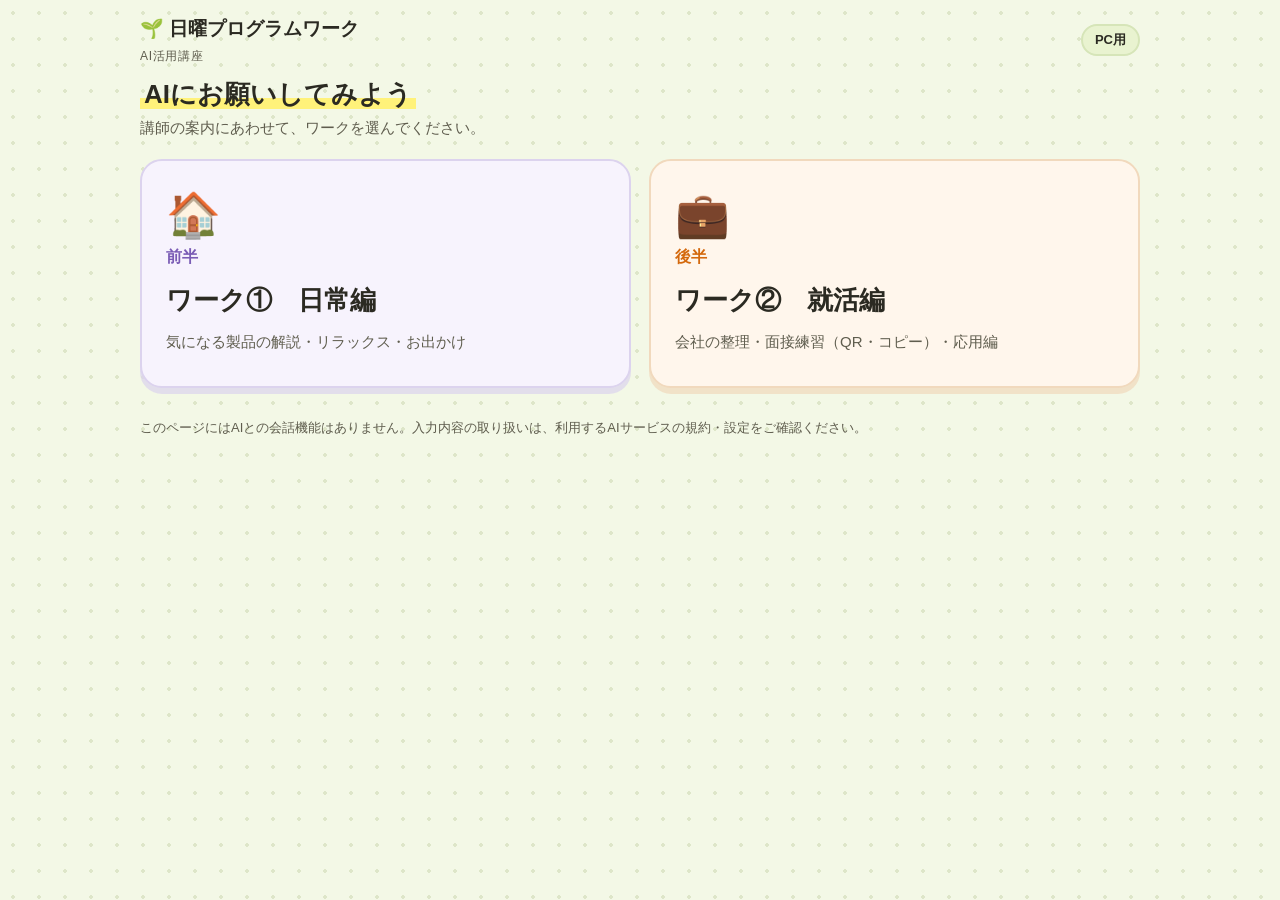
<file: index.html>
<!doctype html>
<html lang="ja">
<head>
  <meta charset="UTF-8"><meta name="viewport" content="width=device-width,initial-scale=1">
  <title>日曜プログラムワーク｜AI活用講座</title>
  <link rel="stylesheet" href="style.css">
</head>
<body>
  <main class="work">
    <header>
      <a class="brand" href="./">日曜プログラムワーク<span>AI活用講座</span></a>
      <span class="badge">PC用</span>
    </header>
    <h1><span class="mk">AIにお願いしてみよう</span></h1>
    <p class="lead">講師の案内にあわせて、ワークを選んでください。</p>
    <div class="entry-grid">
      <a class="entry" href="work1.html">
        <span class="emoji">🏠</span><span class="step-label">前半</span>
        <b>ワーク①　日常編</b>
        <small>気になる製品の解説・リラックス・お出かけ</small>
      </a>
      <a class="entry" href="work2.html">
        <span class="emoji">💼</span><span class="step-label">後半</span>
        <b>ワーク②　就活編</b>
        <small>会社の整理・面接練習（QR・コピー）・応用編</small>
      </a>
    </div>
    <footer>このページにはAIとの会話機能はありません。入力内容の取り扱いは、利用するAIサービスの規約・設定をご確認ください。</footer>
  </main>
</body>
</html>
</file>
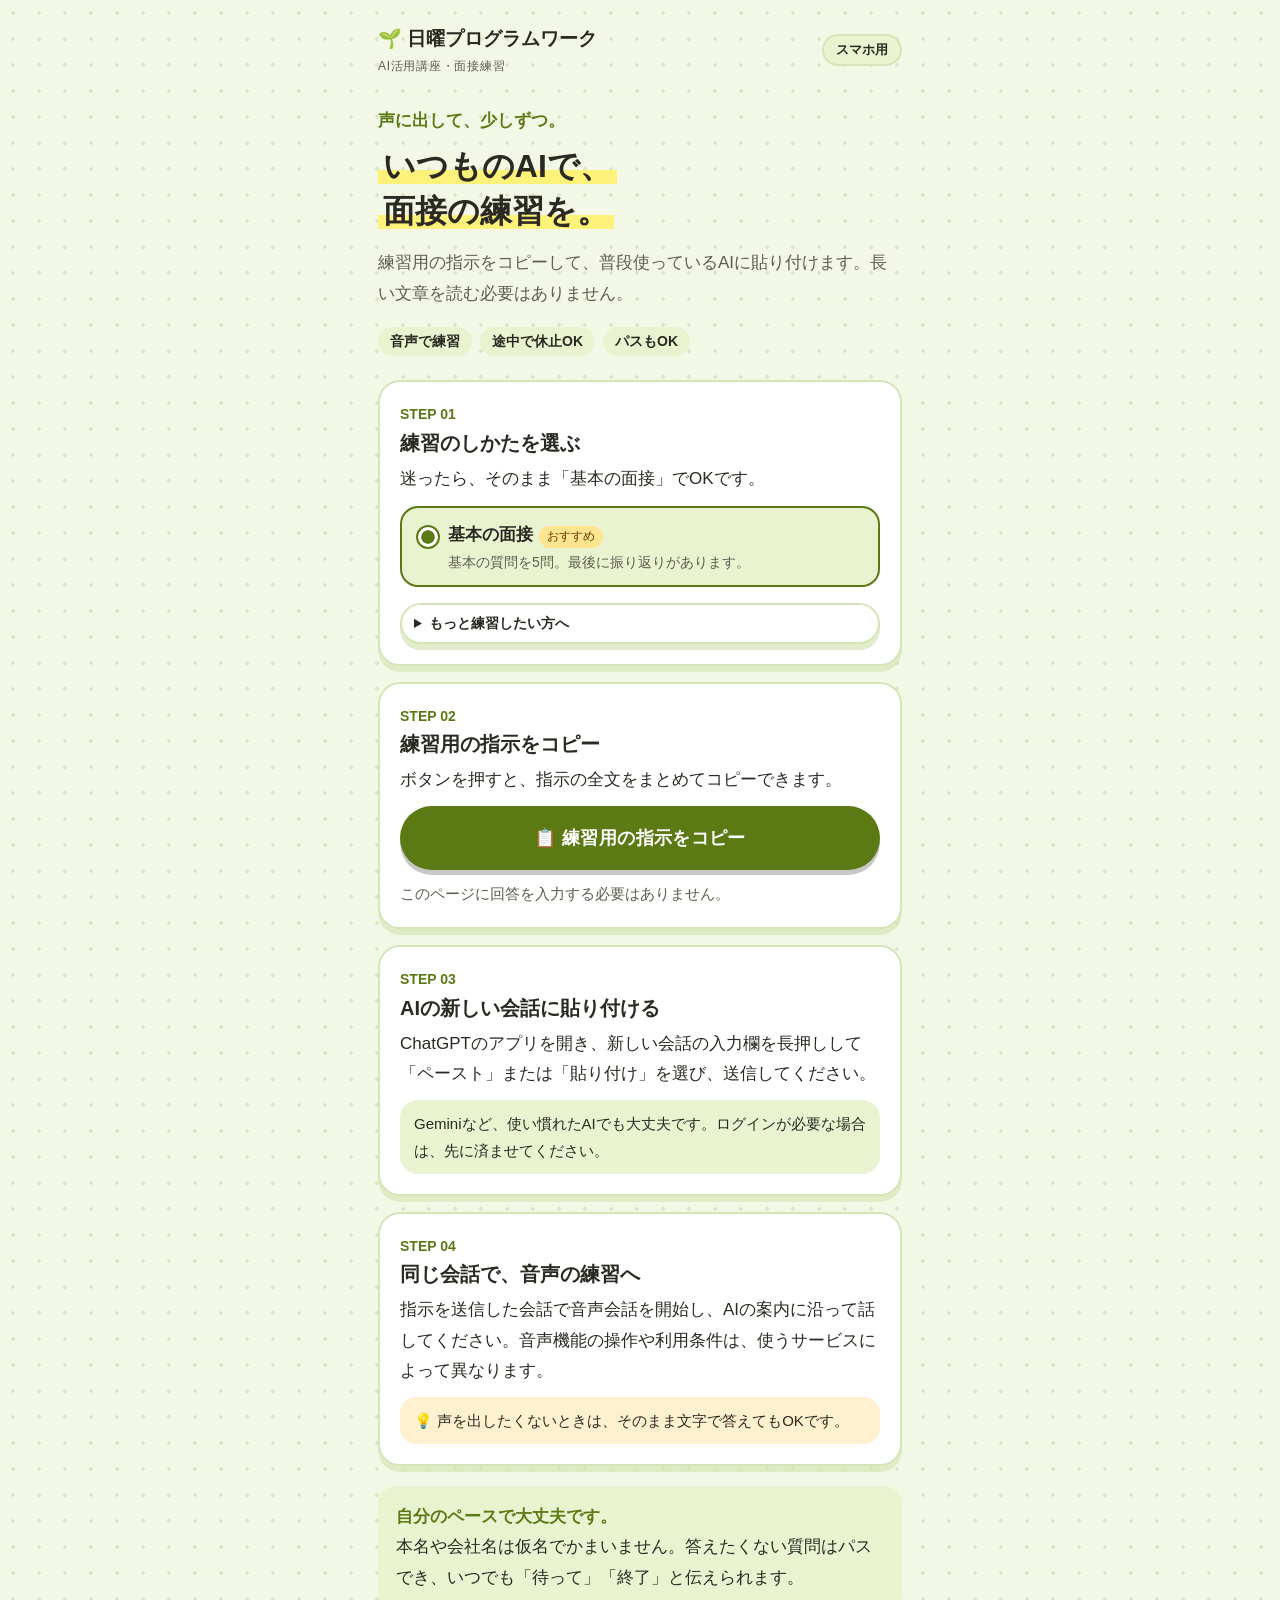
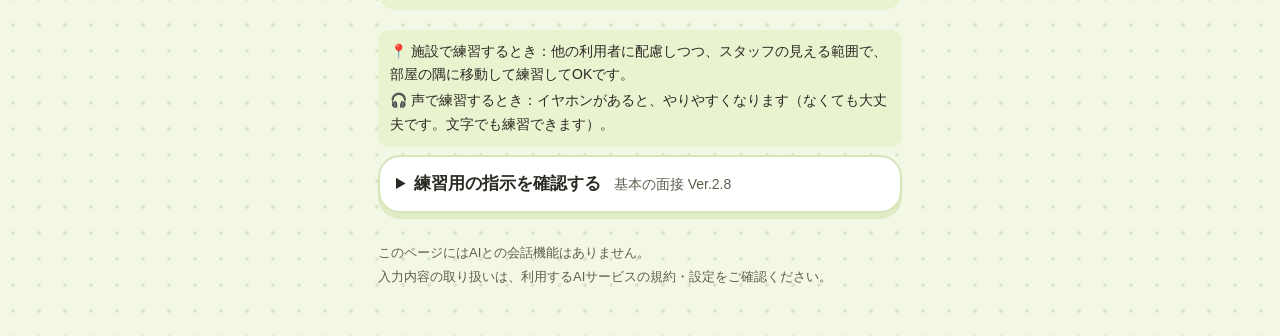
<file: mobile.html>
<!doctype html>
<html lang="ja">
<head>
  <meta charset="UTF-8"><meta name="viewport" content="width=device-width,initial-scale=1">
  <meta name="theme-color" content="#f4f6f3">
  <title>面接練習をはじめる｜日曜プログラムワーク</title>
  <link rel="stylesheet" href="style.css">
</head>
<body>
  <main class="mobile">
    <header><a class="brand" href="./mobile.html">日曜プログラムワーク<span>AI活用講座・面接練習</span></a><span class="badge">スマホ用</span></header>
    <div class="eyebrow">声に出して、少しずつ。</div>
    <h1><span class="mk">いつものAIで、</span><br><span class="mk">面接の練習を。</span></h1>
    <p class="lead">練習用の指示をコピーして、普段使っているAIに貼り付けます。長い文章を読む必要はありません。</p>
    <div class="tags"><span>音声で練習</span><span>途中で休止OK</span><span>パスもOK</span></div>

    <section class="panel" aria-labelledby="step0">
      <div class="step-label">STEP 01</div>
      <h2 id="step0">練習のしかたを選ぶ</h2>
      <p>迷ったら、そのまま「基本の面接」でOKです。</p>
      <fieldset class="choices" id="choices"></fieldset>
    </section>

    <section class="panel" aria-labelledby="step1">
      <div class="step-label">STEP 02</div>
      <h2 id="step1">練習用の指示をコピー</h2>
      <p>ボタンを押すと、指示の全文をまとめてコピーできます。</p>
      <button id="copy" class="primary" type="button">練習用の指示をコピー</button>
      <p id="copy-status" class="status" role="status" aria-live="polite">このページに回答を入力する必要はありません。</p>
      <div id="ai-open-area"></div>
      <div id="manual" hidden><p>自動コピーが使えない場合は、下の文章を長押しして「すべて選択」→「コピー」を選んでください。</p><textarea id="manual-text" readonly aria-label="手動コピー用の練習指示"></textarea></div>
    </section>

    <section class="panel" aria-labelledby="step2">
      <div class="step-label">STEP 03</div>
      <h2 id="step2">AIの新しい会話に貼り付ける</h2>
      <p>ChatGPTのアプリを開き、新しい会話の入力欄を長押しして「ペースト」または「貼り付け」を選び、送信してください。</p>
      <div class="note">Geminiなど、使い慣れたAIでも大丈夫です。ログインが必要な場合は、先に済ませてください。</div>
    </section>

    <section class="panel" aria-labelledby="step3">
      <div class="step-label">STEP 04</div>
      <h2 id="step3">同じ会話で、音声の練習へ</h2>
      <p>指示を送信した会話で音声会話を開始し、AIの案内に沿って話してください。音声機能の操作や利用条件は、使うサービスによって異なります。</p>
      <div class="warn">声を出したくないときは、そのまま文字で答えてもOKです。</div>
    </section>

    <aside class="comfort"><strong>自分のペースで大丈夫です。</strong><p>本名や会社名は仮名でかまいません。答えたくない質問はパスでき、いつでも「待って」「終了」と伝えられます。</p></aside>
    <div id="env-note-area"></div>
    <details><summary>練習用の指示を確認する <span id="ver">Ver.1.2</span></summary><pre id="prompt-preview"></pre></details>
    <footer>このページにはAIとの会話機能はありません。<br>入力内容の取り扱いは、利用するAIサービスの規約・設定をご確認ください。</footer>
  </main>
  <script src="prompt.js"></script><script src="common.js"></script><script src="app.js"></script>
  <script>document.getElementById('env-note-area').appendChild(buildEnvNote(true));</script>
</body>
</html>
</file>
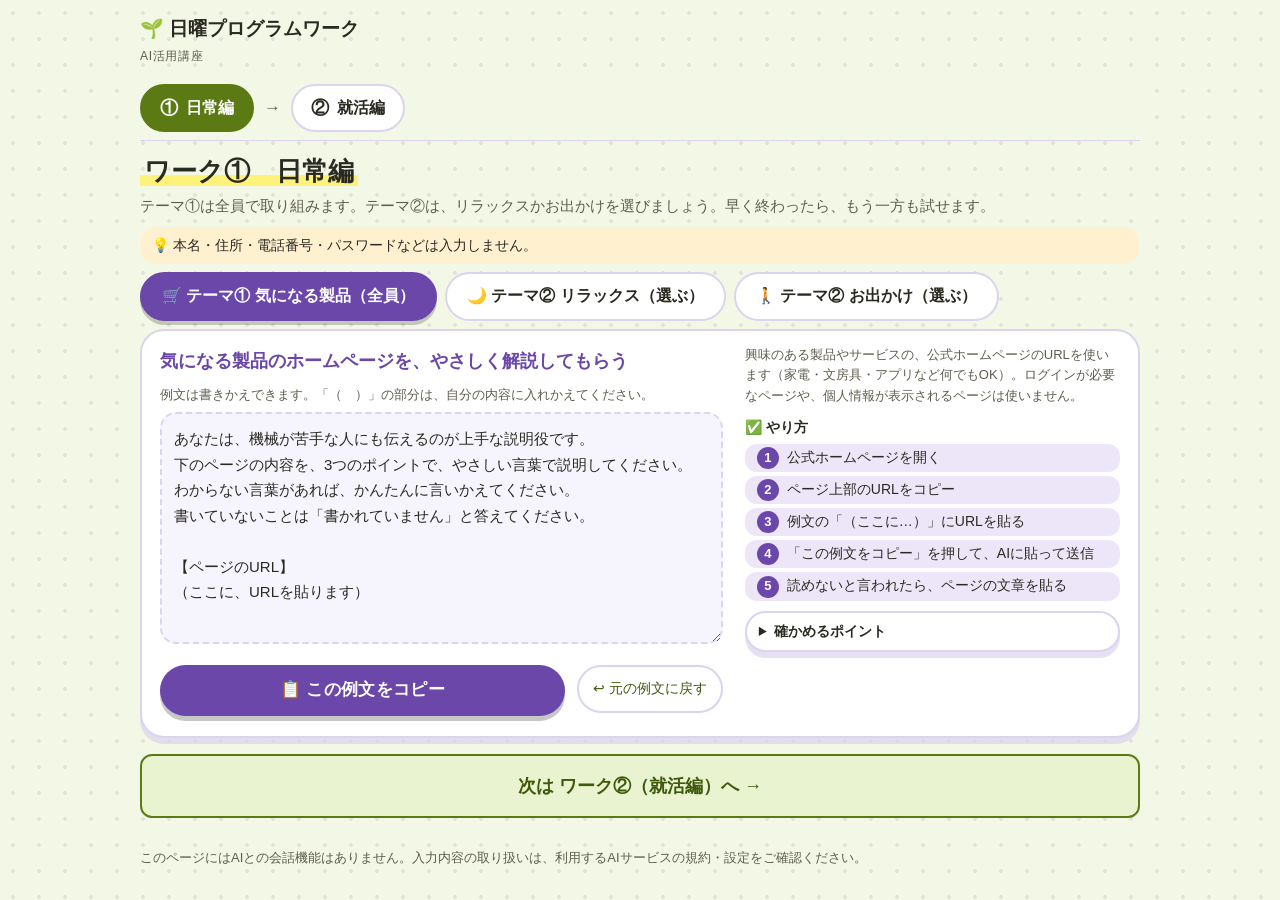
<file: work1.html>
<!doctype html>
<html lang="ja">
<head>
  <meta charset="UTF-8"><meta name="viewport" content="width=device-width,initial-scale=1">
  <title>ワーク①（日常編）｜日曜プログラムワーク</title>
  <link rel="stylesheet" href="style.css">
</head>
<body data-work="work1">
  <main class="work">
    <header>
      <a class="brand" href="./">日曜プログラムワーク<span>AI活用講座</span></a>
    </header>
    <nav class="progress" aria-label="ワークの進行">
      <a href="work1.html" aria-current="step"><span class="n">①</span>日常編</a>
      <span class="arrow" aria-hidden="true">→</span>
      <a href="work2.html"><span class="n">②</span>就活編</a>
    </nav>
    <h1><span class="mk" id="heading"></span></h1>
    <p class="lead" id="lead"></p>
    <div class="warn">本名・住所・電話番号・パスワードなどは入力しません。</div>
    <div id="tabs" role="tablist" aria-label="テーマの選択"></div>
    <div id="panel" role="tabpanel"></div>
    <footer>このページにはAIとの会話機能はありません。入力内容の取り扱いは、利用するAIサービスの規約・設定をご確認ください。</footer>
  </main>
  <script src="prompt.js"></script><script src="common.js"></script><script src="interview.js"></script><script src="work.js"></script>
</body>
</html>
</file>
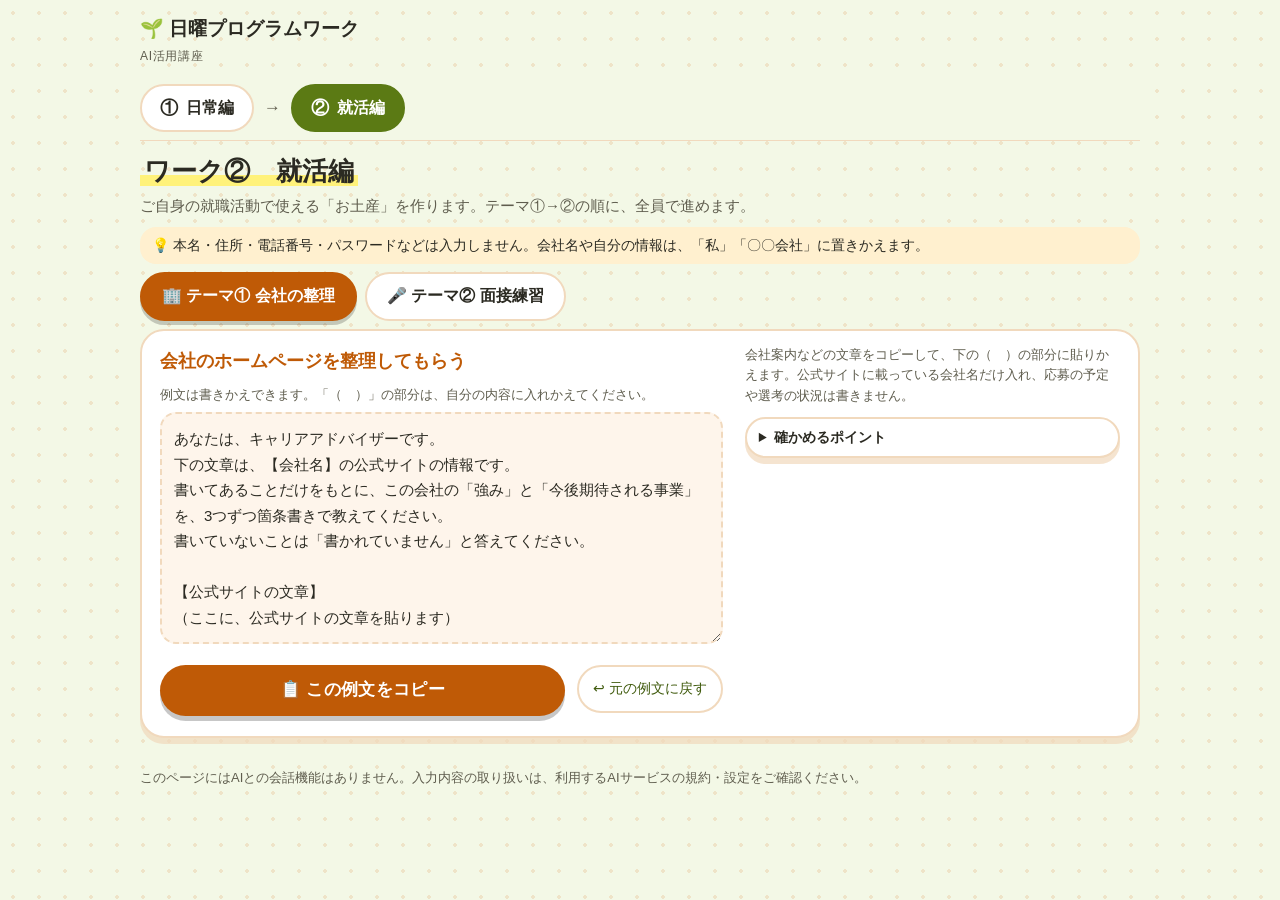
<file: work2.html>
<!doctype html>
<html lang="ja">
<head>
  <meta charset="UTF-8"><meta name="viewport" content="width=device-width,initial-scale=1">
  <title>ワーク②（就活編）｜日曜プログラムワーク</title>
  <link rel="stylesheet" href="style.css">
</head>
<body data-work="work2">
  <main class="work">
    <header>
      <a class="brand" href="./">日曜プログラムワーク<span>AI活用講座</span></a>
    </header>
    <nav class="progress" aria-label="ワークの進行">
      <a href="work1.html"><span class="n">①</span>日常編</a>
      <span class="arrow" aria-hidden="true">→</span>
      <a href="work2.html" aria-current="step"><span class="n">②</span>就活編</a>
    </nav>
    <h1><span class="mk" id="heading"></span></h1>
    <p class="lead" id="lead"></p>
    <div class="warn">本名・住所・電話番号・パスワードなどは入力しません。会社名や自分の情報は、「私」「〇〇会社」に置きかえます。</div>
    <div id="tabs" role="tablist" aria-label="テーマの選択"></div>
    <div id="panel" role="tabpanel"></div>
    <footer>このページにはAIとの会話機能はありません。入力内容の取り扱いは、利用するAIサービスの規約・設定をご確認ください。</footer>
  </main>
  <script src="prompt.js"></script><script src="common.js"></script><script src="interview.js"></script><script src="work.js"></script>
</body>
</html>
</file>
<file: style.css>
:root {
  --paper: #f4f6f3;
  --card: #ffffff;
  --ink: #1d2a25;
  --sub: #55655e;
  --line: #d5ddd8;
  --green: #1f6f52;
  --green-deep: #14503b;
  --green-soft: #e3f0e9;
  --amber: #8a5a00;
  --amber-soft: #fff3d6;
  --focus: #0b57d0;
}
@media (prefers-color-scheme: dark) {
  :root {
    --paper: #131a17;
    --card: #1b2420;
    --ink: #e9f0ec;
    --sub: #a3b3ab;
    --line: #33423b;
    --green: #5cc29b;
    --green-deep: #8fe0c0;
    --green-soft: #1f3a2f;
    --amber: #f0c36a;
    --amber-soft: #3a2f14;
    --focus: #8ab4ff;
  }
}
* { box-sizing: border-box; }
html { -webkit-text-size-adjust: 100%; }
body {
  margin: 0;
  background: var(--paper);
  color: var(--ink);
  font-family: "BIZ UDPGothic", "Hiragino Sans", "Hiragino Kaku Gothic ProN", "Yu Gothic UI", "Yu Gothic", Meiryo, sans-serif;
  line-height: 1.8;
  font-size: 17px;
}
:focus-visible { outline: 3px solid var(--focus); outline-offset: 2px; }
h1, h2, h3, p { margin: 0; }
a { color: var(--green); }

header {
  display: flex; justify-content: space-between; align-items: center; gap: 12px;
  margin-bottom: 28px;
}
.brand { text-decoration: none; color: var(--ink); font-weight: 700; font-size: 18px; }
.brand span { display: block; font-size: 12px; font-weight: 400; color: var(--sub); letter-spacing: .06em; }
.badge {
  font-size: 13px; padding: 2px 12px; border-radius: 999px;
  background: var(--green-soft); color: var(--green-deep); white-space: nowrap;
}
.eyebrow { color: var(--green); font-weight: 700; margin-bottom: 8px; }
h1 { font-size: 32px; line-height: 1.4; margin-bottom: 14px; }
h2 { font-size: 20px; line-height: 1.5; margin-bottom: 6px; }
.lead { color: var(--sub); margin-bottom: 18px; }

/* mobile */
.mobile { max-width: 560px; margin: 0 auto; padding: 22px 18px 48px; }
.tags { display: flex; flex-wrap: wrap; gap: 8px; margin: 0 0 24px; }
.tags span { font-size: 14px; border: 1px solid var(--line); background: var(--card); padding: 2px 12px; border-radius: 999px; }

.panel { background: var(--card); border: 1px solid var(--line); border-radius: 14px; padding: 18px; margin-bottom: 16px; }
.step-label { font-size: 14px; font-weight: 700; color: var(--green); }

fieldset.choices { border: 0; padding: 0; margin: 12px 0 0; display: grid; gap: 10px; }
fieldset.choices legend { padding: 0; }
.choice { position: relative; }
.choice input { position: absolute; opacity: 0; inset: 0; width: 100%; height: 100%; margin: 0; cursor: pointer; }
.choice label {
  display: block; border: 2px solid var(--line); border-radius: 12px; padding: 12px 14px 12px 46px;
  background: var(--paper); position: relative; cursor: pointer;
}
.choice label::before {
  content: ""; position: absolute; left: 14px; top: 17px; width: 20px; height: 20px;
  border: 2px solid var(--sub); border-radius: 50%; background: var(--card);
}
.choice input:checked + label { border-color: var(--green); background: var(--green-soft); }
.choice input:checked + label::before { border-color: var(--green); background: radial-gradient(var(--green) 0 45%, var(--card) 50%); }
.choice input:focus-visible + label { outline: 3px solid var(--focus); outline-offset: 2px; }
.choice b { display: block; font-size: 17px; }
.choice small { display: block; color: var(--sub); font-size: 14px; line-height: 1.6; }
.choice .tag { display: inline-block; font-size: 12px; margin-left: 6px; padding: 0 8px; border-radius: 999px; background: var(--amber-soft); color: var(--amber); font-weight: 400; }
.choice .tag.default { background: var(--green-soft); color: var(--green-deep); }

button.primary {
  width: 100%; margin-top: 10px; border: 0; border-radius: 12px; cursor: pointer;
  background: var(--green); color: #fff; font: inherit; font-weight: 700; font-size: 18px; padding: 16px;
  min-height: 56px;
}
@media (prefers-color-scheme: dark) { button.primary { color: #0d1a14; } }
button.primary:hover { background: var(--green-deep); }
@media (prefers-color-scheme: dark) { button.primary:hover { background: #7fd6b3; } }
button.primary.copied { background: var(--green-deep); }
.status { margin-top: 10px; font-size: 15px; color: var(--sub); }
.status.success { color: var(--green-deep); font-weight: 700; }
textarea { width: 100%; min-height: 160px; font: inherit; font-size: 16px; padding: 10px; border: 1px solid var(--line); border-radius: 8px; background: var(--paper); color: var(--ink); }
.note { margin-top: 10px; padding: 10px 14px; background: var(--green-soft); border-radius: 10px; font-size: 15px; }
.warn { margin-top: 10px; padding: 10px 14px; background: var(--amber-soft); color: var(--ink); border-left: 5px solid var(--amber); border-radius: 6px; font-size: 15px; }
.comfort { background: var(--green-soft); border-radius: 14px; padding: 16px 18px; margin: 20px 0; }
.comfort strong { display: block; color: var(--green-deep); }
details { background: var(--card); border: 1px solid var(--line); border-radius: 12px; padding: 12px 16px; }
summary { cursor: pointer; font-weight: 700; }
summary span { font-weight: 400; color: var(--sub); font-size: 14px; margin-left: 8px; }
pre { white-space: pre-wrap; word-break: break-word; font: inherit; font-size: 14px; line-height: 1.7; margin: 10px 0 0; max-height: 320px; overflow: auto; }
footer { margin-top: 28px; font-size: 13px; color: var(--sub); }

/* desktop (projector) */
.desktop { max-width: 1180px; margin: 0 auto; padding: 36px 40px 48px; }
.display-grid { display: grid; grid-template-columns: 1.2fr 1fr; gap: 48px; align-items: center; }
.desktop h1 { font-size: 46px; }
.desktop .lead { font-size: 20px; }
.instruction { display: flex; align-items: center; gap: 16px; font-size: 22px; font-weight: 700; margin: 14px 0; }
.number { flex: none; display: grid; place-items: center; width: 44px; height: 44px; border-radius: 50%; background: var(--green); color: #fff; font-size: 22px; }
@media (prefers-color-scheme: dark) { .number { color: #0d1a14; } }
.desktop .comfort { margin-top: 28px; font-size: 18px; }
.qr-card { background: #fff; border: 1px solid var(--line); border-radius: 18px; padding: 28px; text-align: center; }
.qr-card img { width: 100%; max-width: 380px; height: auto; display: block; margin: 0 auto; }
.qr-card p { margin-top: 12px; color: #33423b; font-size: 15px; word-break: break-all; }
@media (max-width: 860px) {
  .display-grid { grid-template-columns: 1fr; gap: 24px; }
  .desktop { padding: 22px 18px 40px; }
  .desktop h1 { font-size: 34px; }
}

/* work page (PC hands-on) */
.work { max-width: 860px; margin: 0 auto; padding: 28px 20px 56px; }
.work h1 { font-size: 34px; }
.flow { display: grid; grid-template-columns: repeat(3, 1fr); gap: 10px; margin: 0 0 28px; padding: 0; list-style: none; }
.flow li { background: var(--card); border: 1px solid var(--line); border-radius: 12px; padding: 12px 14px; font-weight: 700; }
.flow li small { display: block; font-weight: 400; color: var(--sub); font-size: 14px; }
.group-title { margin: 34px 0 12px; font-size: 24px; padding-bottom: 6px; border-bottom: 3px solid var(--green); }
.example h3 { font-size: 19px; margin-bottom: 4px; }
.example .why { color: var(--sub); font-size: 15px; margin-bottom: 10px; }
.example pre.text { max-height: none; background: var(--paper); border: 1px solid var(--line); border-radius: 10px; padding: 14px; font-size: 16px; }
.checks { margin: 12px 0 0; padding-left: 1.3em; font-size: 15px; }
.example .row { display: flex; gap: 10px; flex-wrap: wrap; }
.example button.primary { width: auto; min-width: 240px; padding: 12px 20px; font-size: 17px; min-height: 48px; }
@media (max-width: 640px) { .flow { grid-template-columns: 1fr; } .example button.primary { width: 100%; } }
@media (prefers-reduced-motion: reduce) { * { transition: none !important; animation: none !important; } }

/* merged PC page */
.jump { display: flex; flex-wrap: wrap; gap: 8px; margin: 0 0 18px; position: sticky; top: 0; z-index: 5; padding: 8px 0; background: var(--paper); }
.jump a { text-decoration: none; border: 1px solid var(--line); background: var(--card); color: var(--ink); padding: 4px 14px; border-radius: 999px; font-size: 15px; font-weight: 700; }
.jump a:hover { border-color: var(--green); color: var(--green-deep); }
html { scroll-behavior: smooth; scroll-padding-top: 64px; }
@media (prefers-reduced-motion: reduce) { html { scroll-behavior: auto; } }
fieldset.choices.two { grid-template-columns: 1fr 1fr; }
.interview-grid { display: grid; grid-template-columns: 1.3fr 1fr; gap: 28px; align-items: center; }
.interview-grid .instruction { font-size: 18px; }
.interview-grid .qr-card { padding: 18px; }
.interview-grid .qr-card img { max-width: 320px; }
@media (max-width: 760px) { fieldset.choices.two { grid-template-columns: 1fr; } .interview-grid { grid-template-columns: 1fr; } }

/* tabbed work pages */
.work { max-width: 1040px; padding-top: 18px; padding-bottom: 28px; }
.work header { margin-bottom: 14px; }
.work h1 { font-size: 28px; margin-bottom: 4px; }
.work .lead { margin-bottom: 10px; font-size: 16px; }
.work .warn { margin: 0 0 12px; padding: 6px 12px; font-size: 14px; }
.jump { position: static; padding: 0; margin: 0; background: none; }
.jump a[aria-current="page"] { background: var(--green); border-color: var(--green); color: #fff; }
@media (prefers-color-scheme: dark) { .jump a[aria-current="page"] { color: #0d1a14; } }
[role="tablist"] { display: flex; flex-wrap: wrap; gap: 6px; margin-bottom: -1px; position: relative; z-index: 1; }
.tab { font: inherit; font-weight: 700; font-size: 16px; padding: 8px 18px; cursor: pointer; border: 1px solid var(--line); border-bottom: 0; border-radius: 10px 10px 0 0; background: var(--paper); color: var(--sub); }
.tab[aria-selected="true"] { background: var(--card); color: var(--green-deep); border-color: var(--line); border-top: 4px solid var(--green); padding-top: 5px; }
[role="tabpanel"] { background: var(--card); border: 1px solid var(--line); border-radius: 0 12px 12px 12px; padding: 16px 18px; }
.example-grid { display: grid; grid-template-columns: 1.5fr 1fr; gap: 22px; align-items: start; }
.example-grid + .example-grid { margin-top: 16px; padding-top: 16px; border-top: 1px dashed var(--line); }
.example-grid h3 { font-size: 18px; margin-bottom: 6px; }
.example-grid pre.text { max-height: 46vh; background: var(--paper); border: 1px solid var(--line); border-radius: 10px; padding: 12px; font-size: 15px; margin: 0; }
.example-grid .why { color: var(--sub); font-size: 14px; line-height: 1.7; margin-bottom: 8px; }
.example-grid button.primary, .interview-side button.primary { width: 100%; min-height: 48px; padding: 10px 16px; font-size: 17px; margin-top: 0; }
.check-cap { margin-top: 10px; font-weight: 700; font-size: 14px; }
.checks { margin: 4px 0 0; padding-left: 1.3em; font-size: 14px; line-height: 1.7; }
.interview-wrap { display: grid; grid-template-columns: 1.2fr 1fr; gap: 22px; align-items: start; }
.interview-wrap h3 { font-size: 18px; margin-bottom: 4px; }
.interview-wrap .why { color: var(--sub); font-size: 14px; margin-bottom: 6px; }
.interview-wrap fieldset.choices { margin: 6px 0 8px; gap: 6px; }
.interview-wrap .choice label { padding: 7px 12px 7px 42px; }
.interview-wrap .choice label::before { top: 11px; }
.interview-wrap .choice b { font-size: 16px; }
.interview-wrap .choice small { font-size: 13px; line-height: 1.4; }
.interview-wrap details { padding: 6px 12px; font-size: 14px; }
.interview-wrap details pre { max-height: 20vh; }
.interview-side .qr-card { padding: 12px; }
.interview-side .qr-card img { width: 100%; max-width: 220px; }
.interview-side .qr-card p { margin-top: 4px; font-size: 14px; }
.interview-side .how { margin: 8px 0; font-size: 13px; color: var(--sub); line-height: 1.6; }
.interview-side .status { margin-top: 4px; font-size: 13px; }
.entry-grid { display: grid; grid-template-columns: 1fr 1fr; gap: 18px; margin: 18px 0 24px; }
.entry { display: block; text-decoration: none; color: var(--ink); background: var(--card); border: 2px solid var(--line); border-radius: 16px; padding: 28px 24px; }
.entry:hover { border-color: var(--green); }
.entry b { display: block; font-size: 26px; margin: 4px 0; }
.entry small { color: var(--sub); font-size: 15px; }
@media (max-width: 760px) { .example-grid, .interview-wrap, .entry-grid { grid-template-columns: 1fr; } }

/* editable examples */
.example-grid textarea.text { width: 100%; max-height: 46vh; min-height: 150px; resize: vertical; background: var(--paper); border: 2px solid var(--line); border-radius: 10px; padding: 12px; font: inherit; font-size: 15px; line-height: 1.7; color: var(--ink); }
.example-grid textarea.text:focus { border-color: var(--green); }
.edit-note { font-size: 13px; color: var(--sub); margin-bottom: 6px; }
button.ghost { margin-top: 8px; font: inherit; font-size: 14px; background: none; color: var(--green-deep); border: 1px solid var(--line); border-radius: 8px; padding: 6px 14px; cursor: pointer; }
button.ghost:hover { border-color: var(--green); }

/* ===== 温かみのあるテーマ（スライドの章の色に合わせる） ===== */
:root {
  --paper: #f3f8e6;
  --card: #ffffff;
  --ink: #2b2a22;
  --sub: #5f5d4e;
  --line: #d6e5b8;
  --green: #5b7a14;
  --green-deep: #3f5a0c;
  --green-soft: #e9f3d0;
  --amber: #8a4b00;
  --amber-soft: #fff0cf;
  --accent: #5b7a14;
  --accent-btn: #5b7a14;
  --accent-soft: #e9f3d0;
  --marker: #fff27a;
}
body[data-work="work1"] { --accent: #7a5cb5; --accent-btn: #6a47a8; --accent-soft: #ece6f8; --line: #dcd3ee; }
body[data-work="work2"] { --accent: #d4690d; --accent-btn: #bf5a06; --accent-soft: #fde9d2; --line: #f1d9bd; }
@media (prefers-color-scheme: dark) {
  :root { --paper: #1a2014; --card: #232b1b; --ink: #f1f3e6; --sub: #b9c0a4; --line: #3a4529; --green: #a8cf55; --green-deep: #c6e583; --green-soft: #2f3a1d; --amber: #f0c36a; --amber-soft: #3d3216; --accent: #a8cf55; --accent-btn: #a8cf55; --accent-soft: #2f3a1d; --marker: #6b6a1a; }
  body[data-work="work1"] { --accent: #c1abf0; --accent-btn: #c1abf0; --accent-soft: #2f2745; --line: #413760; }
  body[data-work="work2"] { --accent: #f4a45c; --accent-btn: #f4a45c; --accent-soft: #46301a; --line: #5f4426; }
}
body {
  font-family: "Hiragino Maru Gothic ProN", "BIZ UDPGothic", "Hiragino Sans", "Yu Gothic UI", "Yu Gothic", Meiryo, sans-serif;
  background-color: var(--paper);
  background-image: radial-gradient(color-mix(in srgb, var(--accent) 14%, transparent) 1.6px, transparent 1.7px);
  background-size: 26px 26px;
}
.brand::before { content: "🌱 "; }
.brand { font-size: 19px; }
.badge { background: var(--accent-soft); color: var(--ink); font-weight: 700; border: 2px solid var(--line); }
h1 { font-weight: 800; }
.work h1 span, .mobile h1 span { }
h1 { display: block; }
h1 .mk { background: linear-gradient(transparent 62%, var(--marker) 62%); -webkit-box-decoration-break: clone; box-decoration-break: clone; padding: 0 .15em; }
.eyebrow { color: var(--accent); }

.panel, .interview-grid, [role="tabpanel"], details, .entry {
  border: 2px solid var(--line);
  border-radius: 22px;
  box-shadow: 0 6px 0 color-mix(in srgb, var(--line) 70%, transparent);
}
.panel { padding: 20px; }
.step-label { color: var(--accent); }
.tags span { background: var(--accent-soft); border: 0; font-weight: 700; }

button.primary {
  background: var(--accent-btn); border-radius: 999px; box-shadow: 0 5px 0 rgba(0,0,0,.22);
  transition: transform .08s, box-shadow .08s; letter-spacing: .02em;
}
button.primary::before { content: "📋 "; }
button.primary:hover { filter: brightness(1.06); background: var(--accent-btn); }
button.primary:active { transform: translateY(4px); box-shadow: 0 1px 0 rgba(0,0,0,.22); }
button.primary.copied { background: #2f8a4a; }
button.primary.copied::before { content: ""; }
@media (prefers-color-scheme: dark) { button.primary, .number, .jump a[aria-current="page"] { color: #1a2014; } button.primary.copied { background: #7fd09a; } }
.status.success { color: var(--accent-btn); }
@media (prefers-color-scheme: dark) { .status.success { color: var(--accent); } }
button.ghost { border-radius: 999px; border: 2px solid var(--line); }
button.ghost::before { content: "↩ "; }

.choice label { border: 2px solid var(--line); border-radius: 18px; background: var(--card); }
.choice input:checked + label { border-color: var(--accent); background: var(--accent-soft); }
.choice input:checked + label::before { border-color: var(--accent); background: radial-gradient(var(--accent) 0 45%, var(--card) 50%); }
.choice .tag.default { background: #ffe58f; color: #5a3d00; }
.choice .tag { border-radius: 999px; }

.warn { background: var(--amber-soft); border: 0; border-radius: 16px; color: var(--ink); }
.warn::before { content: "💡 "; }
.note, .comfort { background: var(--accent-soft); border-radius: 18px; }
.comfort strong { color: var(--accent); }
.number { background: var(--accent-btn); }

/* ヘッダーのワーク切り替え */
.jump a { border: 2px solid var(--line); border-radius: 999px; background: var(--card); font-weight: 800; padding: 3px 16px; }
.jump a:hover { border-color: var(--accent); color: var(--accent-btn); }
.jump a[aria-current="page"] { background: var(--accent-btn); border-color: var(--accent-btn); color: #fff; }

/* タブ */
[role="tablist"] { gap: 8px; margin-bottom: 10px; }
.tab { border: 2px solid var(--line); border-radius: 999px; background: var(--card); color: var(--ink); padding: 8px 20px; font-size: 16px; transition: transform .1s; }
.tab:hover { transform: translateY(-2px); border-color: var(--accent); }
.tab[aria-selected="true"] { background: var(--accent-btn); border: 2px solid var(--accent-btn); color: #fff; padding: 8px 20px; box-shadow: 0 4px 0 rgba(0,0,0,.2); }
@media (prefers-color-scheme: dark) { .tab[aria-selected="true"] { color: #1a2014; } }
[role="tabpanel"] { border-radius: 24px; padding: 18px 20px; }

/* 例文欄・QR・確認ポイント */
.example-grid textarea.text { border: 2px dashed var(--line); border-radius: 16px; background: color-mix(in srgb, var(--accent-soft) 45%, var(--card)); }
.example-grid textarea.text:focus { border: 2px solid var(--accent); outline: none; background: var(--card); }
.example-grid h3, .interview-wrap h3 { color: var(--accent-btn); }
@media (prefers-color-scheme: dark) { .example-grid h3, .interview-wrap h3 { color: var(--accent); } }
.check-cap::before { content: "✅ "; }
.checks { list-style: none; padding-left: 0; }
.checks li { background: var(--accent-soft); border-radius: 12px; padding: 4px 12px; margin: 6px 0; }
ol.checks { counter-reset: s; }
ol.checks li { counter-increment: s; }
ol.checks li::before { content: counter(s); display: inline-grid; place-items: center; width: 22px; height: 22px; margin-right: 8px; border-radius: 50%; background: var(--accent-btn); color: #fff; font-size: 13px; font-weight: 800; }
@media (prefers-color-scheme: dark) { ol.checks li::before { color: #1a2014; } }
.qr-card { border: 3px dashed var(--accent); border-radius: 22px; background: #fff; }
.interview-wrap details { border-radius: 16px; box-shadow: none; }

/* 入口 */
.entry { transition: transform .12s; }
.entry:hover { transform: translateY(-4px); border-color: var(--accent); }
.entry .emoji { font-size: 44px; display: block; line-height: 1.2; }
.entry:nth-child(1) { --accent: #7a5cb5; --accent-soft: #ece6f8; --line: #dcd3ee; background: #f7f3fd; }
.entry:nth-child(2) { --accent: #d4690d; --accent-soft: #fde9d2; --line: #f1d9bd; background: #fff6ec; }
@media (prefers-color-scheme: dark) { .entry:nth-child(1) { background: #2a2340; } .entry:nth-child(2) { background: #3b2a17; } }
.entry .step-label { color: var(--accent); font-size: 16px; }
@media (prefers-reduced-motion: reduce) { .tab, .entry, button.primary { transition: none; } }

/* 1画面に収めるための調整 */
.work { padding-top: 12px; }
.work header { margin-bottom: 8px; }
.work h1 { font-size: 26px; margin-bottom: 2px; }
.work .lead { font-size: 15px; margin-bottom: 8px; }
.work .warn { margin-bottom: 8px; }
[role="tablist"] { margin-bottom: 8px; }
[role="tabpanel"] { padding: 14px 18px; }
.example-grid textarea.text { min-height: 120px; max-height: 40vh; }
.actions { display: flex; align-items: flex-start; gap: 12px; margin-top: 10px; flex-wrap: wrap; }
.actions > div { flex: 1 1 260px; min-width: 240px; }
.actions .status { margin-top: 6px; }
.actions button.ghost { margin-top: 0; min-height: 48px; }
.example-grid .why { font-size: 13px; line-height: 1.6; margin-bottom: 6px; }
.checks li { font-size: 14px; line-height: 1.55; padding: 3px 12px; margin: 4px 0; }
.check-cap { margin-top: 8px; }
.interview-side .qr-card img { max-width: 190px; }

/* 面接練習タイマー */
.timer { display: flex; align-items: center; flex-wrap: wrap; gap: 10px; margin-top: 10px; padding: 8px 14px; border: 2px dashed var(--line); border-radius: 16px; background: var(--accent-soft); }
.timer-label { font-weight: 800; font-size: 14px; }
.timer-time { font-size: 28px; font-weight: 800; font-variant-numeric: tabular-nums; letter-spacing: .04em; }
.timer button.ghost { margin-top: 0; }
.timer-msg { flex-basis: 100%; font-weight: 800; color: var(--accent-btn); font-size: 14px; }
.timer.done { background: var(--amber-soft); border-color: var(--amber); }
.timer.done .timer-time { color: var(--amber); }

/* 進行バー（①日常編 → ②就活編）。画面上部に固定 */
.sr-only { position: absolute; left: -9999px; }
.progress { position: sticky; top: 0; z-index: 10; display: flex; align-items: center; gap: 10px; margin: 0 0 12px; padding: 8px 0; background: var(--paper); border-bottom: 1px solid var(--line); }
.progress a { display: inline-flex; align-items: center; gap: 8px; text-decoration: none; color: var(--ink); border: 2px solid var(--line); background: var(--card); padding: 6px 18px; border-radius: 999px; font-size: 16px; font-weight: 700; }
.progress a .n { font-size: 18px; }
.progress a:hover { border-color: var(--green); }
.progress a[aria-current="step"] { background: var(--green); border-color: var(--green); color: #fff; }
@media (prefers-color-scheme: dark) { .progress a[aria-current="step"] { color: #0d1a14; } }
.progress .arrow { color: var(--sub); font-weight: 700; }
header { flex-wrap: wrap; gap: 8px; }

/* ワーク①の終わり：次のワークへ */
.next-work { display: block; margin: 16px 0 0; padding: 14px 18px; text-align: center; text-decoration: none; font-weight: 700; font-size: 18px; border-radius: 12px; background: var(--green-soft); color: var(--green-deep); border: 2px solid var(--green); }
.next-work:hover { background: var(--green); color: #fff; }

/* コピーのあと：AIを開く */
.ai-open { margin-top: 10px; padding: 10px 12px; border-radius: 10px; background: var(--green-soft); }
.ai-open-row { display: flex; flex-wrap: wrap; gap: 8px; }
.ai-link { flex: 1 1 140px; text-align: center; text-decoration: none; font-weight: 700; padding: 10px 12px; border-radius: 10px; border: 2px solid var(--green); background: var(--card); color: var(--green-deep); }
.ai-link:hover { background: var(--green); color: #fff; }
.ai-open-note { margin: 8px 0 0; font-size: 13px; color: var(--sub); line-height: 1.6; }

/* 面接練習：種類の折りたたみ・スマホ／PC切り替え・環境の案内 */
.more-modes { margin-top: 6px; padding: 6px 12px; font-size: 14px; }
.more-modes-list { display: grid; gap: 6px; margin-top: 8px; }
.env-note { margin: 8px 0; padding: 8px 12px; border-radius: 10px; background: var(--green-soft); font-size: 14px; line-height: 1.7; }
.env-note p { margin: 2px 0; }
.check-fold { margin-top: 10px; padding: 6px 12px; font-size: 14px; }

/* 自習ガイド */
.safety { margin: 8px 0 10px; padding: 10px 14px; border-radius: 12px; background: var(--amber-soft); border-left: 6px solid var(--amber); }
.safety h4 { font-size: 15px; margin: 0 0 4px; }
.safety ol { margin: 0; padding-left: 1.4em; line-height: 1.6; font-size: 14px; }
.safety li b { margin-right: 4px; }
.pc-pane { margin-bottom: 10px; }
.pc-pane .warn { margin-top: 10px; font-size: 13px; }
.logout-note { font-weight: 700; color: var(--ink); }
.pc-steps { margin: 4px 0 10px; padding-left: 1.4em; font-size: 14px; line-height: 1.7; }
.voice-fold { margin: 10px 0; padding: 6px 12px; font-size: 14px; }
.voice-fold .how { margin: 8px 0; }
@media (max-width: 760px) { .interview-wrap { grid-template-columns: 1fr; } .progress a { padding: 6px 12px; font-size: 15px; } }
</file>
